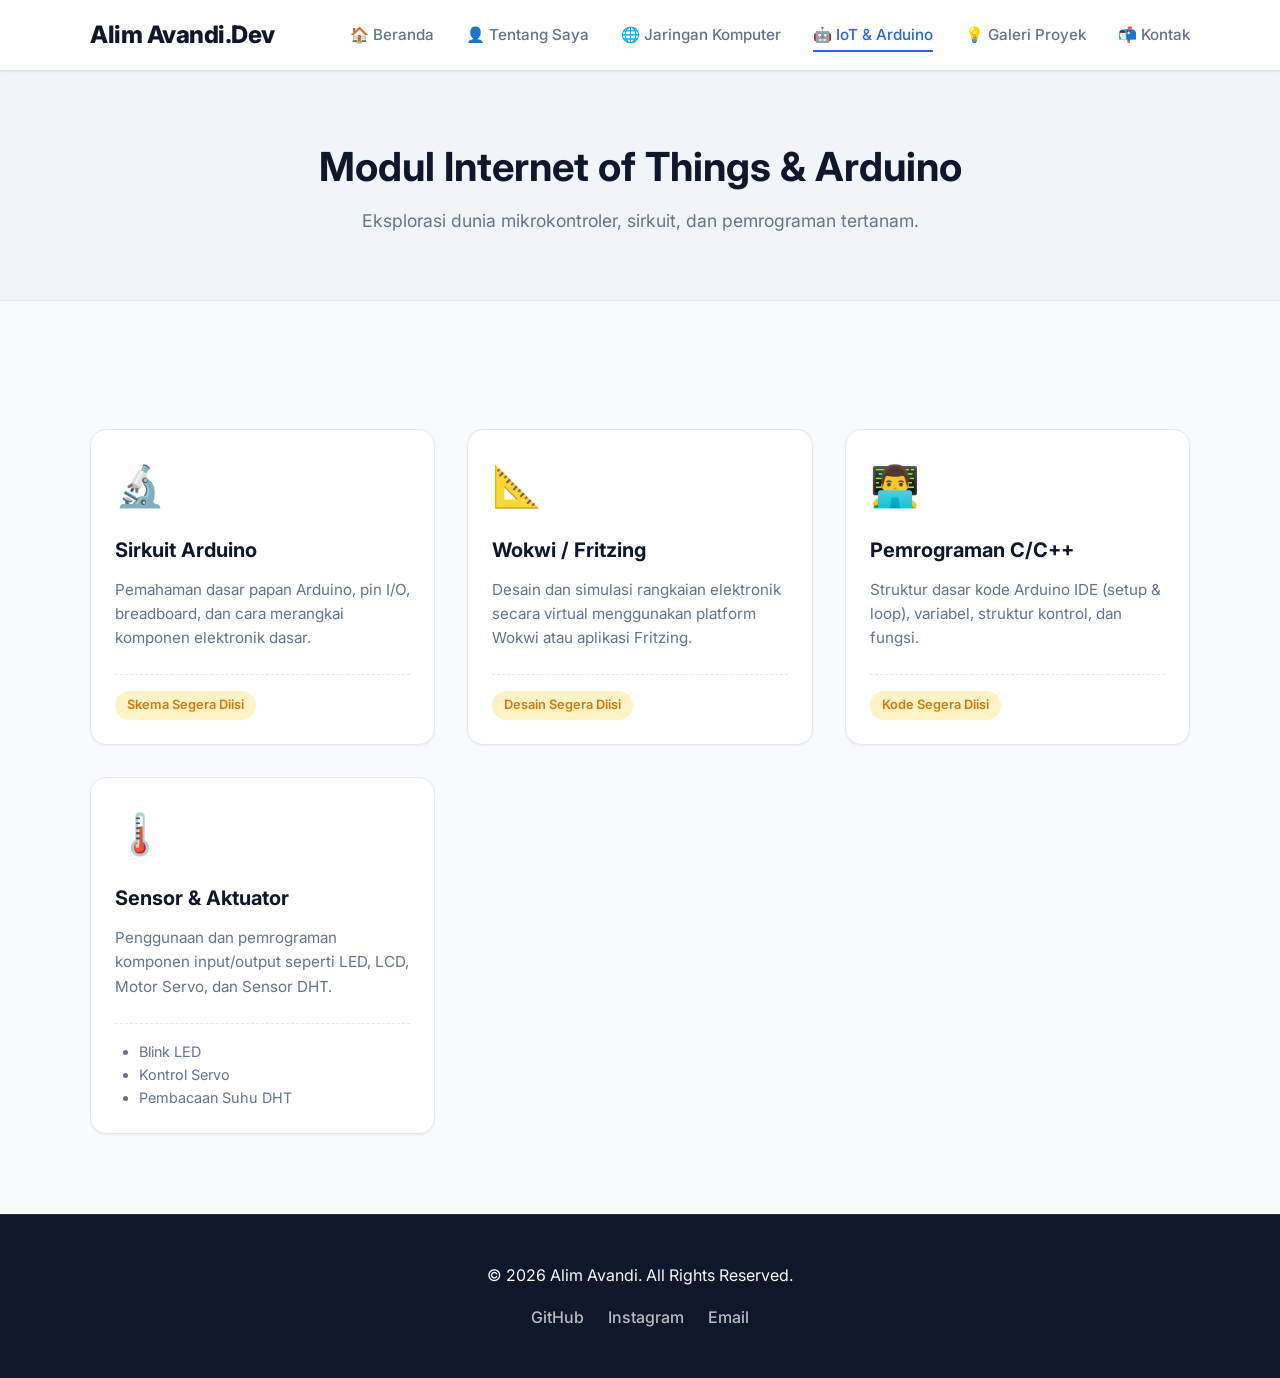
<file: pages/iot_arduino_page.html>
<!DOCTYPE html>
<html lang="id">
<head>
    <meta charset="UTF-8">
    <meta name="viewport" content="width=device-width, initial-scale=1.0">
    <meta name="description" content="Modul Pembelajaran Internet of Things dan Arduino.">
    <title>IoT & Arduino - Alim Avandi.Dev</title>
    <link rel="stylesheet" href="../assets/css/style.css">
</head>
<body>

    <header class="header">
        <div class="container header-container">
            <a href="../index.html" class="brand">Alim Avandi.Dev</a>
            <nav class="navbar" id="navbar">
                <ul class="nav-list">
                    <li class="nav-item"><a href="../index.html" class="nav-link">🏠 Beranda</a></li>
                    <li class="nav-item"><a href="tentang_saya_page.html" class="nav-link">👤 Tentang Saya</a></li>
                    <li class="nav-item"><a href="jaringan_komputer_page.html" class="nav-link">🌐 Jaringan Komputer</a></li>
                    <li class="nav-item"><a href="iot_arduino_page.html" class="nav-link active">🤖 IoT & Arduino</a></li>
                    <li class="nav-item"><a href="galeri_proyek_page.html" class="nav-link">💡 Galeri Proyek</a></li>
                    <li class="nav-item"><a href="updated_kontak_page.html" class="nav-link">📬 Kontak</a></li>
                </ul>
            </nav>
            <button class="menu-toggle" id="menu-toggle" aria-label="Toggle menu">
                ☰
            </button>
        </div>
    </header>

    <main>
        <section class="page-header section bg-light">
            <div class="container text-center">
                <h1>Modul Internet of Things & Arduino</h1>
                <p>Eksplorasi dunia mikrokontroler, sirkuit, dan pemrograman tertanam.</p>
            </div>
        </section>

        <section class="modules-section section">
            <div class="container">
                <div class="module-grid">
                    
                    <article class="module-card">
                        <div class="module-icon">🔬</div>
                        <h3 class="module-title">Sirkuit Arduino</h3>
                        <p class="module-desc">Pemahaman dasar papan Arduino, pin I/O, breadboard, dan cara merangkai komponen elektronik dasar.</p>
                        <div class="module-content placeholder-area">
                            <span class="status-badge status-pending">Skema Segera Diisi</span>
                        </div>
                    </article>

                    <article class="module-card">
                        <div class="module-icon">📐</div>
                        <h3 class="module-title">Wokwi / Fritzing</h3>
                        <p class="module-desc">Desain dan simulasi rangkaian elektronik secara virtual menggunakan platform Wokwi atau aplikasi Fritzing.</p>
                        <div class="module-content placeholder-area">
                            <span class="status-badge status-pending">Desain Segera Diisi</span>
                        </div>
                    </article>

                    <article class="module-card">
                        <div class="module-icon">👨‍💻</div>
                        <h3 class="module-title">Pemrograman C/C++</h3>
                        <p class="module-desc">Struktur dasar kode Arduino IDE (setup & loop), variabel, struktur kontrol, dan fungsi.</p>
                        <div class="module-content placeholder-area">
                            <span class="status-badge status-pending">Kode Segera Diisi</span>
                        </div>
                    </article>

                    <article class="module-card">
                        <div class="module-icon">🌡️</div>
                        <h3 class="module-title">Sensor & Aktuator</h3>
                        <p class="module-desc">Penggunaan dan pemrograman komponen input/output seperti LED, LCD, Motor Servo, dan Sensor DHT.</p>
                        <div class="module-content placeholder-area">
                            <ul class="component-list">
                                <li>Blink LED</li>
                                <li>Kontrol Servo</li>
                                <li>Pembacaan Suhu DHT</li>
                            </ul>
                        </div>
                    </article>

                </div>
            </div>
        </section>
    </main>

    <footer class="footer">
        <div class="container">
            <div class="footer-content">
                <p>&copy; 2026 Alim Avandi. All Rights Reserved.</p>
                <div class="footer-links">
                    <a href="[LINK GITHUB]" target="_blank" rel="noopener noreferrer">GitHub</a>
                    <a href="[LINK INSTAGRAM]" target="_blank" rel="noopener noreferrer">Instagram</a>
                    <a href="mailto:[EMAIL]">Email</a>
                </div>
            </div>
        </div>
    </footer>

    <script src="../assets/js/updated_script_js.js"></script>
</body>
</html>
</file>
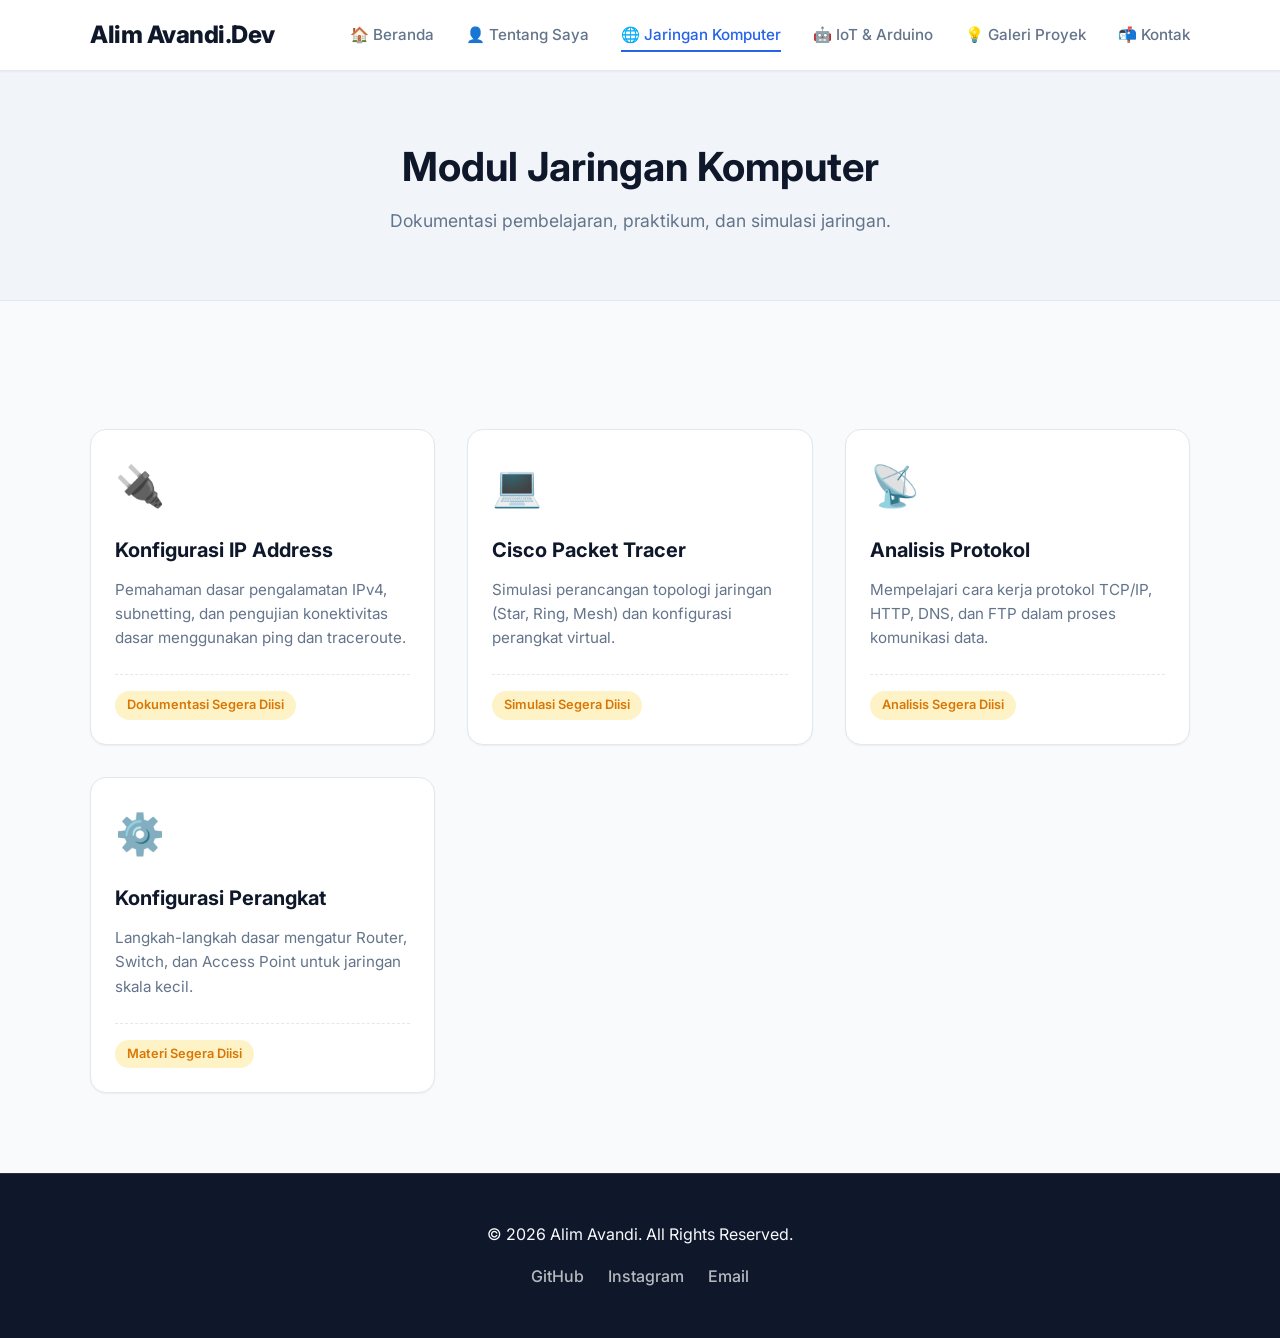
<file: pages/jaringan_komputer_page.html>
<!DOCTYPE html>
<html lang="id">
<head>
    <meta charset="UTF-8">
    <meta name="viewport" content="width=device-width, initial-scale=1.0">
    <meta name="description" content="Modul Pembelajaran Jaringan Komputer.">
    <title>Jaringan Komputer - Alim Avandi.Dev</title>
    <link rel="stylesheet" href="../assets/css/style.css">
</head>
<body>

    <header class="header">
        <div class="container header-container">
            <a href="../index.html" class="brand">Alim Avandi.Dev</a>
            <nav class="navbar" id="navbar">
                <ul class="nav-list">
                    <li class="nav-item"><a href="../index.html" class="nav-link">🏠 Beranda</a></li>
                    <li class="nav-item"><a href="tentang_saya_page.html" class="nav-link">👤 Tentang Saya</a></li>
                    <li class="nav-item"><a href="jaringan_komputer_page.html" class="nav-link active">🌐 Jaringan Komputer</a></li>
                    <li class="nav-item"><a href="iot_arduino_page.html" class="nav-link">🤖 IoT & Arduino</a></li>
                    <li class="nav-item"><a href="galeri_proyek_page.html" class="nav-link">💡 Galeri Proyek</a></li>
                    <li class="nav-item"><a href="updated_kontak_page.html" class="nav-link">📬 Kontak</a></li>
                </ul>
            </nav>
            <button class="menu-toggle" id="menu-toggle" aria-label="Toggle menu">
                ☰
            </button>
        </div>
    </header>

    <main>
        <section class="page-header section bg-light">
            <div class="container text-center">
                <h1>Modul Jaringan Komputer</h1>
                <p>Dokumentasi pembelajaran, praktikum, dan simulasi jaringan.</p>
            </div>
        </section>

        <section class="modules-section section">
            <div class="container">
                <div class="module-grid">
                    
                    <article class="module-card">
                        <div class="module-icon">🔌</div>
                        <h3 class="module-title">Konfigurasi IP Address</h3>
                        <p class="module-desc">Pemahaman dasar pengalamatan IPv4, subnetting, dan pengujian konektivitas dasar menggunakan ping dan traceroute.</p>
                        <div class="module-content placeholder-area">
                            <span class="status-badge status-pending">Dokumentasi Segera Diisi</span>
                        </div>
                    </article>

                    <article class="module-card">
                        <div class="module-icon">💻</div>
                        <h3 class="module-title">Cisco Packet Tracer</h3>
                        <p class="module-desc">Simulasi perancangan topologi jaringan (Star, Ring, Mesh) dan konfigurasi perangkat virtual.</p>
                        <div class="module-content placeholder-area">
                            <span class="status-badge status-pending">Simulasi Segera Diisi</span>
                        </div>
                    </article>

                    <article class="module-card">
                        <div class="module-icon">📡</div>
                        <h3 class="module-title">Analisis Protokol</h3>
                        <p class="module-desc">Mempelajari cara kerja protokol TCP/IP, HTTP, DNS, dan FTP dalam proses komunikasi data.</p>
                        <div class="module-content placeholder-area">
                            <span class="status-badge status-pending">Analisis Segera Diisi</span>
                        </div>
                    </article>

                    <article class="module-card">
                        <div class="module-icon">⚙️</div>
                        <h3 class="module-title">Konfigurasi Perangkat</h3>
                        <p class="module-desc">Langkah-langkah dasar mengatur Router, Switch, dan Access Point untuk jaringan skala kecil.</p>
                        <div class="module-content placeholder-area">
                            <span class="status-badge status-pending">Materi Segera Diisi</span>
                        </div>
                    </article>

                </div>
            </div>
        </section>
    </main>

    <footer class="footer">
        <div class="container">
            <div class="footer-content">
                <p>&copy; 2026 Alim Avandi. All Rights Reserved.</p>
                <div class="footer-links">
                    <a href="[LINK GITHUB]" target="_blank" rel="noopener noreferrer">GitHub</a>
                    <a href="[LINK INSTAGRAM]" target="_blank" rel="noopener noreferrer">Instagram</a>
                    <a href="mailto:[EMAIL]">Email</a>
                </div>
            </div>
        </div>
    </footer>

    <script src="../assets/js/updated_script_js.js"></script>
</body>
</html>
</file>
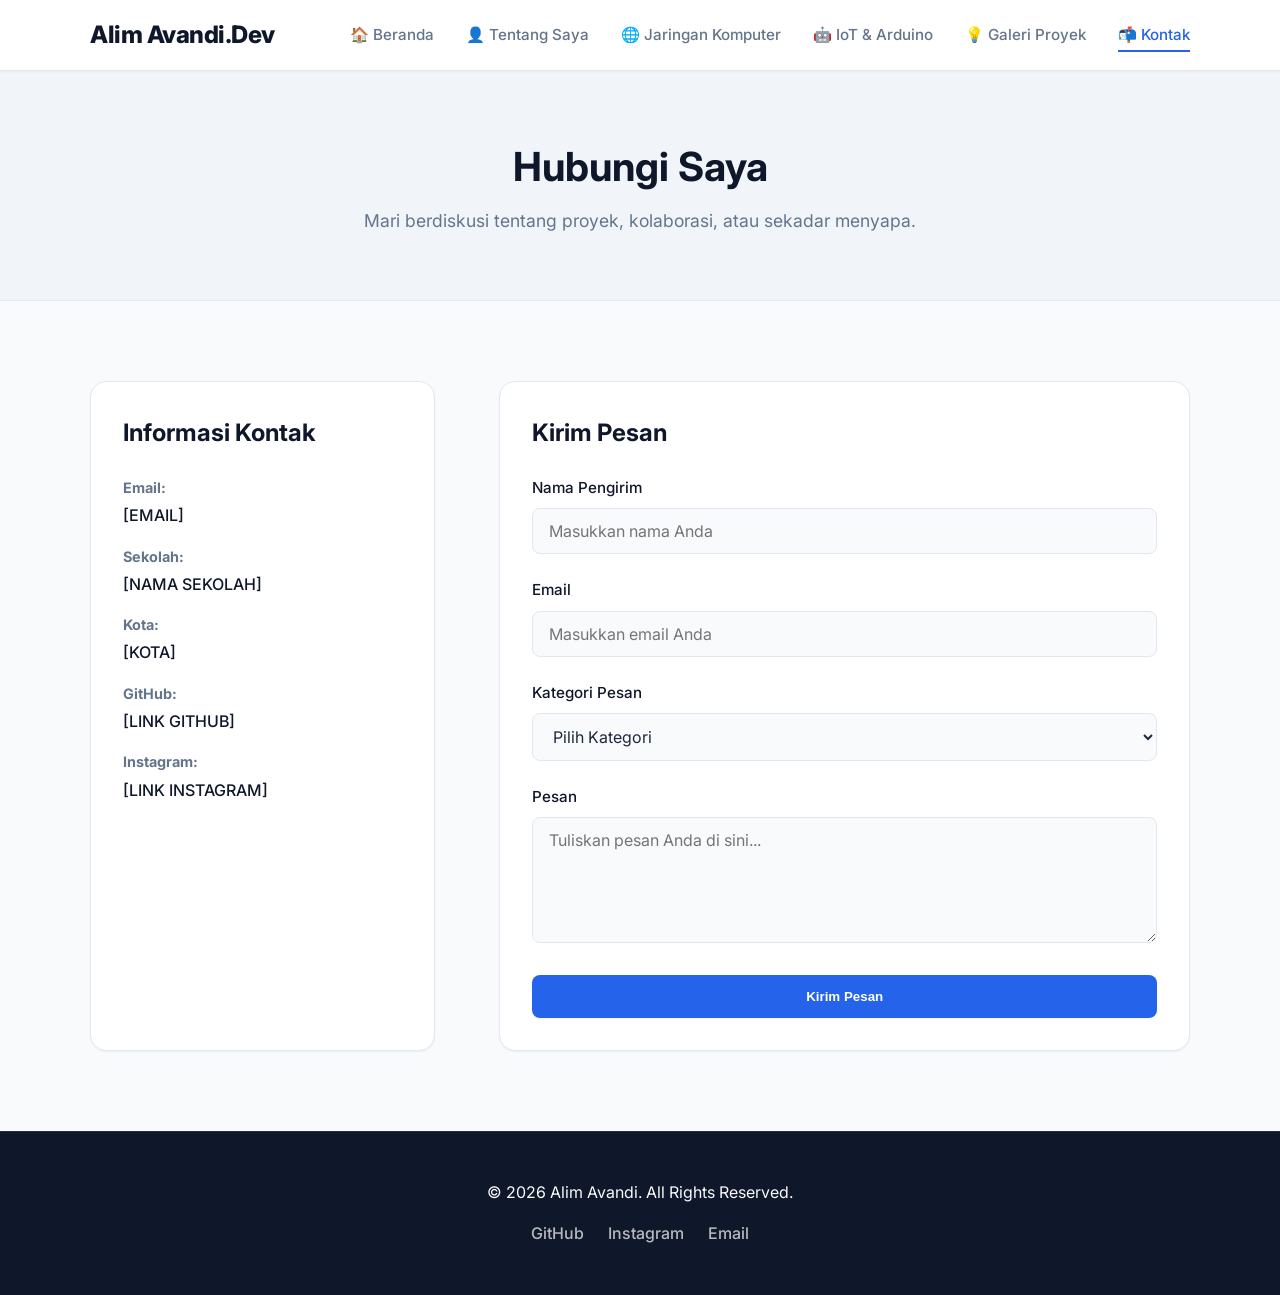
<file: pages/updated_kontak_page.html>
<!DOCTYPE html>
<html lang="id">
<head>
    <meta charset="UTF-8">
    <meta name="viewport" content="width=device-width, initial-scale=1.0">
    <meta name="description" content="Hubungi Alim Avandi untuk pertanyaan, kolaborasi, atau saran.">
    <title>Kontak - Alim Avandi.Dev</title>
    <link rel="stylesheet" href="../assets/css/style.css">
</head>
<body>

    <header class="header">
        <div class="container header-container">
            <a href="../index.html" class="brand">Alim Avandi.Dev</a>
            <nav class="navbar" id="navbar">
                <ul class="nav-list">
                    <!-- Menambahkan aria-current="page" pada link aktif -->
                    <li class="nav-item"><a href="../index.html" class="nav-link">🏠 Beranda</a></li>
                    <li class="nav-item"><a href="tentang_saya_page.html" class="nav-link">👤 Tentang Saya</a></li>
                    <li class="nav-item"><a href="jaringan_komputer_page.html" class="nav-link">🌐 Jaringan Komputer</a></li>
                    <li class="nav-item"><a href="iot_arduino_page.html" class="nav-link">🤖 IoT & Arduino</a></li>
                    <li class="nav-item"><a href="galeri_proyek_page.html" class="nav-link">💡 Galeri Proyek</a></li>
                    <li class="nav-item"><a href="updated_kontak_page.html" class="nav-link active" aria-current="page">📬 Kontak</a></li>
                </ul>
            </nav>
            <button class="menu-toggle" id="menu-toggle" aria-label="Toggle menu">
                ☰
            </button>
        </div>
    </header>

    <main>
        <section class="page-header section bg-light">
            <div class="container text-center">
                <h1>Hubungi Saya</h1>
                <p>Mari berdiskusi tentang proyek, kolaborasi, atau sekadar menyapa.</p>
            </div>
        </section>

        <section class="contact-section section">
            <div class="container">
                <div class="contact-grid">
                    
                    <div class="contact-info-card">
                        <h2>Informasi Kontak</h2>
                        <ul class="contact-details">
                            <li>
                                <strong>Email:</strong>
                                <a href="mailto:[EMAIL]">[EMAIL]</a>
                            </li>
                            <li>
                                <strong>Sekolah:</strong>
                                <span>[NAMA SEKOLAH]</span>
                            </li>
                            <li>
                                <strong>Kota:</strong>
                                <span>[KOTA]</span>
                            </li>
                            <li>
                                <strong>GitHub:</strong>
                                <a href="[LINK GITHUB]" target="_blank" rel="noopener noreferrer">[LINK GITHUB]</a>
                            </li>
                            <li>
                                <strong>Instagram:</strong>
                                <a href="[LINK INSTAGRAM]" target="_blank" rel="noopener noreferrer">[LINK INSTAGRAM]</a>
                            </li>
                        </ul>
                    </div>

                    <div class="contact-form-container">
                        <h2>Kirim Pesan</h2>
                        <!-- Perbaikan: Menghapus atribut onsubmit yang berantakan, logika dipindah ke script.js -->
                        <form action="#" method="POST" class="contact-form">
                            
                            <div class="form-group">
                                <label for="nama">Nama Pengirim</label>
                                <input type="text" id="nama" name="nama" required placeholder="Masukkan nama Anda">
                            </div>

                            <div class="form-group">
                                <label for="email">Email</label>
                                <input type="email" id="email" name="email" required placeholder="Masukkan email Anda">
                            </div>

                            <div class="form-group">
                                <label for="kategori">Kategori Pesan</label>
                                <select id="kategori" name="kategori" required>
                                    <option value="" disabled selected>Pilih Kategori</option>
                                    <option value="pertanyaan">Pertanyaan</option>
                                    <option value="kolaborasi">Kolaborasi</option>
                                    <option value="saran">Saran</option>
                                </select>
                            </div>

                            <div class="form-group">
                                <label for="pesan">Pesan</label>
                                <textarea id="pesan" name="pesan" rows="5" required placeholder="Tuliskan pesan Anda di sini..."></textarea>
                            </div>

                            <button type="submit" class="btn btn-primary btn-block">Kirim Pesan</button>
                        </form>
                    </div>

                </div>
            </div>
        </section>
    </main>

    <footer class="footer">
        <div class="container">
            <div class="footer-content">
                <p>&copy; 2026 Alim Avandi. All Rights Reserved.</p>
                <div class="footer-links">
                    <a href="[LINK GITHUB]" target="_blank" rel="noopener noreferrer">GitHub</a>
                    <a href="[LINK INSTAGRAM]" target="_blank" rel="noopener noreferrer">Instagram</a>
                    <a href="mailto:[EMAIL]">Email</a>
                </div>
            </div>
        </div>
    </footer>

    <script src="../assets/js/updated_script_js.js"></script>
</body>
</html>
</file>
<file: assets/css/style.css>
/*
==================================================
PREMIUM STUDENT PORTFOLIO - CSS
Author: Alim Avandi (Modern Redesign)
==================================================
*/

/* 1. Variables (CSS Custom Properties) */
@import url('https://fonts.googleapis.com/css2?family=Inter:wght@400;500;600;700;800&display=swap');

:root {
    /* Color Palette - Modern Professional */
    --primary-color: #0F172A; /* Deep Navy */
    --accent-color: #2563EB; /* Bright Blue */
    --secondary-color: #3B82F6; /* Lighter Blue */
    --background-color: #F8FAFC; /* Soft Light Gray */
    --card-color: #FFFFFF; /* Pure White */
    --text-color: #1E293B; /* Dark Gray for main text */
    --muted-text: #64748B; /* Medium Gray for subtitles/descriptions */
    --border-color: #E2E8F0; /* Soft Border Gray */

    /* Footer specific */
    --footer-bg: #0F172A;
    --footer-text: #F8FAFC;

    /* Shadows */
    --shadow-sm: 0 1px 2px 0 rgb(0 0 0 / 0.05);
    --shadow-md: 0 4px 6px -1px rgb(0 0 0 / 0.1), 0 2px 4px -2px rgb(0 0 0 / 0.1);
    --shadow-lg: 0 10px 15px -3px rgb(0 0 0 / 0.1), 0 4px 6px -4px rgb(0 0 0 / 0.1);

    /* Transitions */
    --transition: all 0.3s cubic-bezier(0.4, 0, 0.2, 1);

    /* Typography */
    --font-main: 'Inter', sans-serif;

    /* Layout */
    --container-width: 1100px;
}

/* 2. Reset / Base */
*, *::before, *::after {
    margin: 0;
    padding: 0;
    box-sizing: border-box;
}

html {
    scroll-behavior: smooth;
    font-size: 16px;
}

body {
    font-family: var(--font-main);
    background-color: var(--background-color);
    color: var(--text-color);
    line-height: 1.6;
    overflow-x: hidden;
    -webkit-font-smoothing: antialiased;
    -moz-osx-font-smoothing: grayscale;
}

ul {
    list-style: none;
}

a {
    text-decoration: none;
    color: inherit;
    transition: var(--transition);
}

img {
    max-width: 100%;
    display: block;
    height: auto;
}

/* 3. Reusable Containers & Layouts */
.container {
    width: 90%;
    max-width: var(--container-width);
    margin: 0 auto;
}

.section {
    padding: 5rem 0;
}

.bg-light {
    background-color: #F1F5F9; /* Slightly darker than main bg for contrast */
}

.text-center {
    text-align: center;
}

.section-title {
    font-size: 2.25rem;
    font-weight: 700;
    color: var(--primary-color);
    margin-bottom: 1rem;
}

.section-title.text-center + p,
.section-title + .about-text {
    color: var(--muted-text);
    max-width: 600px;
    margin: 0 auto 3rem auto;
}

.highlight {
    color: var(--accent-color);
}

/* 4. Buttons */
.btn {
    display: inline-block;
    padding: 0.75rem 1.5rem;
    font-weight: 600;
    border-radius: 0.5rem;
    cursor: pointer;
    text-align: center;
    border: 2px solid transparent;
    transition: var(--transition);
}

.btn-primary {
    background-color: var(--accent-color);
    color: #fff; /* Ensure text is white and visible */
    box-shadow: var(--shadow-sm);
}

.btn-primary:hover {
    background-color: #1D4ED8; /* Darker blue on hover */
    transform: translateY(-2px);
    box-shadow: var(--shadow-md);
}

.btn-outline {
    background-color: transparent;
    color: var(--accent-color);
    border-color: var(--accent-color);
}

.btn-outline:hover {
    background-color: var(--accent-color);
    color: #fff;
    transform: translateY(-2px);
}

.btn-sm {
    padding: 0.5rem 1rem;
    font-size: 0.875rem;
}

.btn-block {
    display: block;
    width: 100%;
}

/* 5. Header & Navbar */
.header {
    background-color: rgba(255, 255, 255, 0.95);
    backdrop-filter: blur(10px);
    border-bottom: 1px solid var(--border-color);
    position: sticky;
    top: 0;
    z-index: 1000;
    padding: 1rem 0;
    box-shadow: var(--shadow-sm);
}

.header-container {
    display: flex;
    justify-content: space-between;
    align-items: center;
}

.brand {
    font-size: 1.5rem;
    font-weight: 800;
    color: var(--primary-color);
    letter-spacing: -0.5px;
}

.nav-list {
    display: flex;
    gap: 2rem;
}

.nav-link {
    font-size: 0.95rem;
    font-weight: 500;
    color: var(--muted-text);
    padding: 0.5rem 0;
    position: relative;
}

.nav-link:hover,
.nav-link.active {
    color: var(--accent-color);
}

/* Subtle animated underline for active/hover state */
.nav-link::after {
    content: '';
    position: absolute;
    bottom: 0;
    left: 0;
    width: 0%;
    height: 2px;
    background-color: var(--accent-color);
    transition: var(--transition);
}

.nav-link:hover::after,
.nav-link.active::after {
    width: 100%;
}

.menu-toggle {
    display: none;
    font-size: 1.5rem;
    background: none;
    border: none;
    color: var(--primary-color);
    cursor: pointer;
}

/* 6. Hero Section */
.hero {
    min-height: calc(100vh - 80px); /* Adjust based on header height */
    display: flex;
    align-items: center;
    padding-top: 2rem;
}

.hero-container {
    display: grid;
    grid-template-columns: 1fr 1fr;
    gap: 4rem;
    align-items: center;
}

.hero-content {
    display: flex;
    flex-direction: column;
    align-items: flex-start;
}

/* Small badge in hero */
.hero-content::before {
    content: 'Siswa Kelas XII • Informatika';
    display: inline-block;
    padding: 0.35rem 0.75rem;
    background-color: #EFF6FF;
    color: var(--accent-color);
    font-size: 0.875rem;
    font-weight: 600;
    border-radius: 2rem;
    margin-bottom: 1.5rem;
}

.hero-content h1 {
    font-size: 3.5rem;
    line-height: 1.1;
    font-weight: 800;
    color: var(--primary-color);
    margin-bottom: 1rem;
    letter-spacing: -1px;
}

.hero-subtitle {
    font-size: 1.25rem;
    font-weight: 500;
    color: var(--muted-text);
    margin-bottom: 1.5rem;
}

.hero-description {
    font-size: 1.1rem;
    color: var(--muted-text);
    margin-bottom: 2rem;
    max-width: 90%;
}

.hero-buttons {
    display: flex;
    gap: 1rem;
}

.hero-image {
    position: relative;
    display: flex;
    justify-content: center;
}

/* Modern profile picture container */
.profile-pic {
    width: 100%;
    max-width: 400px;
    border-radius: 2rem;
    box-shadow: var(--shadow-lg);
    object-fit: cover;
    aspect-ratio: 4/5;
    position: relative;
    z-index: 2;
    border: 4px solid var(--card-color);
}

/* Subtle decorative background behind profile picture */
.hero-image::after {
    content: '';
    position: absolute;
    bottom: -20px;
    right: 10px;
    width: 100%;
    max-width: 400px;
    height: 100%;
    background-color: #DBEAFE; /* Soft blue */
    border-radius: 2rem;
    z-index: 1;
}

/* 7. Skills Section */
.skills-grid {
    display: grid;
    grid-template-columns: repeat(auto-fit, minmax(200px, 1fr));
    gap: 1.5rem;
    margin-top: 3rem;
}

.skill-card {
    background-color: var(--card-color);
    padding: 1.5rem;
    border-radius: 1rem;
    border: 1px solid var(--border-color);
    text-align: center;
    transition: var(--transition);
    box-shadow: var(--shadow-sm);
}

.skill-card:hover {
    transform: translateY(-5px);
    border-color: var(--accent-color);
    box-shadow: var(--shadow-md);
}

.skill-card h3 {
    font-size: 1.1rem;
    color: var(--primary-color);
    margin-bottom: 0.5rem;
}

.skill-card p {
    font-size: 0.9rem;
    color: var(--muted-text);
}

/* 8. Projects & Modules Cards (Shared Styles) */
.projects-grid,
.module-grid {
    display: grid;
    grid-template-columns: repeat(auto-fit, minmax(300px, 1fr));
    gap: 2rem;
    margin-top: 3rem;
}

.project-card,
.module-card {
    background-color: var(--card-color);
    border-radius: 1rem;
    overflow: hidden;
    border: 1px solid var(--border-color);
    box-shadow: var(--shadow-sm);
    transition: var(--transition);
    display: flex;
    flex-direction: column;
}

.project-card:hover,
.module-card:hover {
    transform: translateY(-5px);
    box-shadow: var(--shadow-lg);
}

.project-img {
    width: 100%;
    height: 200px;
    object-fit: cover;
    transition: transform 0.5s ease;
}

.project-card:hover .project-img {
    transform: scale(1.05);
}

.project-content {
    padding: 1.5rem;
    display: flex;
    flex-direction: column;
    flex-grow: 1;
}

.project-title,
.module-title {
    font-size: 1.25rem;
    color: var(--primary-color);
    margin-bottom: 0.75rem;
}

.project-desc,
.module-desc {
    color: var(--muted-text);
    font-size: 0.95rem;
    margin-bottom: 1.5rem;
    flex-grow: 1;
}

.project-tech {
    display: flex;
    flex-wrap: wrap;
    gap: 0.5rem;
    margin-bottom: 1.5rem;
}

.tag {
    background-color: #EFF6FF;
    color: var(--secondary-color);
    font-size: 0.8rem;
    font-weight: 600;
    padding: 0.25rem 0.75rem;
    border-radius: 1rem;
}

.project-links {
    margin-top: auto;
}

/* Module specific */
.module-card {
    padding: 1.5rem;
}

.module-icon {
    font-size: 2.5rem;
    margin-bottom: 1rem;
}

.placeholder-area {
    margin-top: auto;
    padding-top: 1rem;
    border-top: 1px dashed var(--border-color);
}

.status-badge {
    display: inline-block;
    padding: 0.25rem 0.75rem;
    font-size: 0.8rem;
    font-weight: 600;
    border-radius: 1rem;
}

.status-pending {
    background-color: #FEF3C7;
    color: #D97706;
}

.component-list {
    list-style-type: disc;
    padding-left: 1.5rem;
    color: var(--muted-text);
    font-size: 0.9rem;
}

/* 9. About Page Specifics */
.page-header {
    padding: 4rem 0;
    border-bottom: 1px solid var(--border-color);
}

.page-header h1 {
    font-size: 2.5rem;
    color: var(--primary-color);
    margin-bottom: 0.5rem;
}

.page-header p {
    color: var(--muted-text);
    font-size: 1.1rem;
}

.biodata-grid {
    display: grid;
    grid-template-columns: 1fr 1fr;
    gap: 3rem;
}

.biodata-card,
.education-card {
    background-color: var(--card-color);
    padding: 2rem;
    border-radius: 1rem;
    border: 1px solid var(--border-color);
    box-shadow: var(--shadow-sm);
}

.card-title {
    font-size: 1.5rem;
    color: var(--primary-color);
    margin-bottom: 1.5rem;
    padding-bottom: 0.5rem;
    border-bottom: 2px solid var(--background-color);
}

.info-list li {
    padding: 0.75rem 0;
    border-bottom: 1px solid var(--background-color);
    color: var(--text-color);
    display: flex;
    justify-content: space-between;
}

.info-list li:last-child {
    border-bottom: none;
}

.info-list strong {
    color: var(--primary-color);
}

.timeline {
    position: relative;
    padding-left: 1.5rem;
    border-left: 2px solid var(--border-color);
}

.timeline-item {
    position: relative;
    margin-bottom: 1.5rem;
}

.timeline-item::before {
    content: '';
    position: absolute;
    left: -1.85rem;
    top: 0.25rem;
    width: 0.75rem;
    height: 0.75rem;
    background-color: var(--accent-color);
    border-radius: 50%;
}

.timeline-title {
    font-size: 1.1rem;
    color: var(--primary-color);
}

.timeline-date {
    font-size: 0.9rem;
    color: var(--muted-text);
}

.activity-gallery {
    display: grid;
    grid-template-columns: repeat(auto-fit, minmax(250px, 1fr));
    gap: 1rem;
    margin-top: 2rem;
}

.gallery-item {
    border-radius: 0.5rem;
    overflow: hidden;
    aspect-ratio: 4/3;
}

.gallery-item img {
    width: 100%;
    height: 100%;
    object-fit: cover;
    transition: transform 0.3s ease;
}

.gallery-item:hover img {
    transform: scale(1.05);
}

/* 10. Contact Section */
.contact-grid {
    display: grid;
    grid-template-columns: 1fr 2fr;
    gap: 4rem;
}

.contact-info-card,
.contact-form-container {
    background-color: var(--card-color);
    padding: 2rem;
    border-radius: 1rem;
    border: 1px solid var(--border-color);
    box-shadow: var(--shadow-sm);
}

.contact-info-card h2,
.contact-form-container h2 {
    font-size: 1.5rem;
    color: var(--primary-color);
    margin-bottom: 1.5rem;
}

.contact-details li {
    margin-bottom: 1rem;
    display: flex;
    flex-direction: column;
}

.contact-details strong {
    color: var(--muted-text);
    font-size: 0.9rem;
    margin-bottom: 0.25rem;
}

.contact-details a,
.contact-details span {
    color: var(--primary-color);
    font-weight: 500;
}

.contact-details a:hover {
    color: var(--accent-color);
}

.form-group {
    margin-bottom: 1.5rem;
}

.form-group label {
    display: block;
    margin-bottom: 0.5rem;
    font-weight: 500;
    color: var(--primary-color);
    font-size: 0.95rem;
}

.form-group input,
.form-group select,
.form-group textarea {
    width: 100%;
    padding: 0.75rem 1rem;
    border: 1px solid var(--border-color);
    border-radius: 0.5rem;
    font-family: var(--font-main);
    font-size: 1rem;
    color: var(--text-color);
    background-color: var(--background-color);
    transition: var(--transition);
}

.form-group input:focus,
.form-group select:focus,
.form-group textarea:focus {
    outline: none;
    border-color: var(--accent-color);
    box-shadow: 0 0 0 3px rgba(37, 99, 235, 0.1);
    background-color: var(--card-color);
}

/* 11. Footer */
.footer {
    background-color: var(--footer-bg);
    color: var(--footer-text);
    padding: 3rem 0;
    text-align: center;
    border-top: 1px solid rgba(255, 255, 255, 0.1);
}

.footer-content {
    display: flex;
    flex-direction: column;
    align-items: center;
    gap: 1rem;
}

.footer-links {
    display: flex;
    gap: 1.5rem;
}

.footer-links a {
    color: rgba(255, 255, 255, 0.7);
    font-weight: 500;
}

.footer-links a:hover {
    color: #fff;
}

/* 12. Responsive Media Queries */
@media (max-width: 992px) {
    .hero-container {
        grid-template-columns: 1fr;
        text-align: center;
        gap: 2rem;
    }
    
    .hero-content {
        align-items: center;
        order: 2;
    }

    .hero-content::before {
        margin: 0 auto 1.5rem auto;
    }
    
    .hero-description {
        margin: 0 auto 2rem auto;
    }
    
    .hero-image {
        order: 1;
        max-width: 300px;
        margin: 0 auto;
    }

    .hero-image::after {
        bottom: -15px;
        right: 0px;
        width: 100%;
        max-width: 300px;
    }

    .contact-grid {
        grid-template-columns: 1fr;
        gap: 2rem;
    }
    
    .biodata-grid {
        grid-template-columns: 1fr;
        gap: 2rem;
    }
}

@media (max-width: 768px) {
    .section {
        padding: 3rem 0;
    }
    
    .hero-content h1 {
        font-size: 2.5rem;
    }
    
    .menu-toggle {
        display: block;
    }
    
    .navbar {
        position: absolute;
        top: 100%;
        left: 0;
        width: 100%;
        background-color: rgba(255, 255, 255, 0.98);
        backdrop-filter: blur(10px);
        box-shadow: var(--shadow-md);
        transform: translateY(-150%);
        opacity: 0;
        transition: var(--transition);
        visibility: hidden;
        border-bottom: 1px solid var(--border-color);
    }
    
    .navbar.active {
        transform: translateY(0);
        opacity: 1;
        visibility: visible;
    }
    
    .nav-list {
        flex-direction: column;
        align-items: center;
        padding: 2rem 0;
        gap: 1.5rem;
    }
    
    .projects-grid,
    .module-grid {
        grid-template-columns: 1fr;
    }
}
</file>
